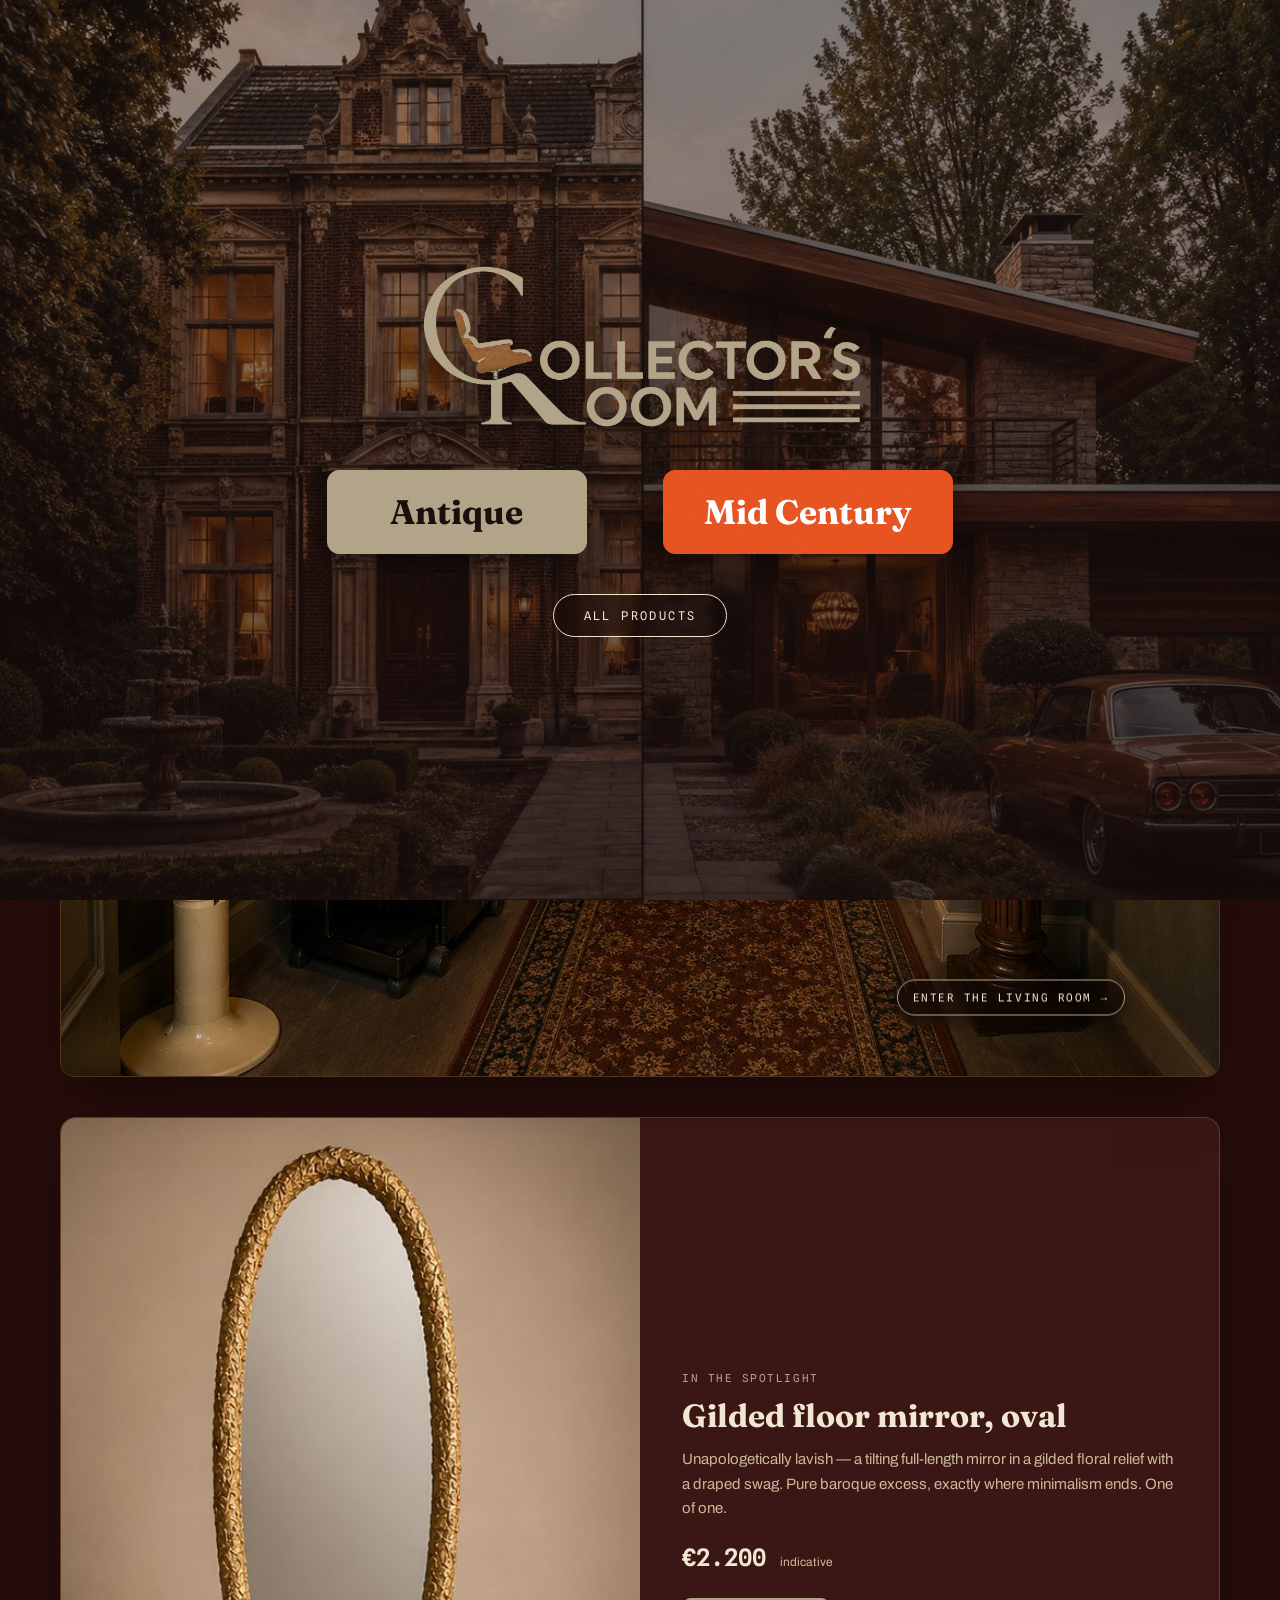
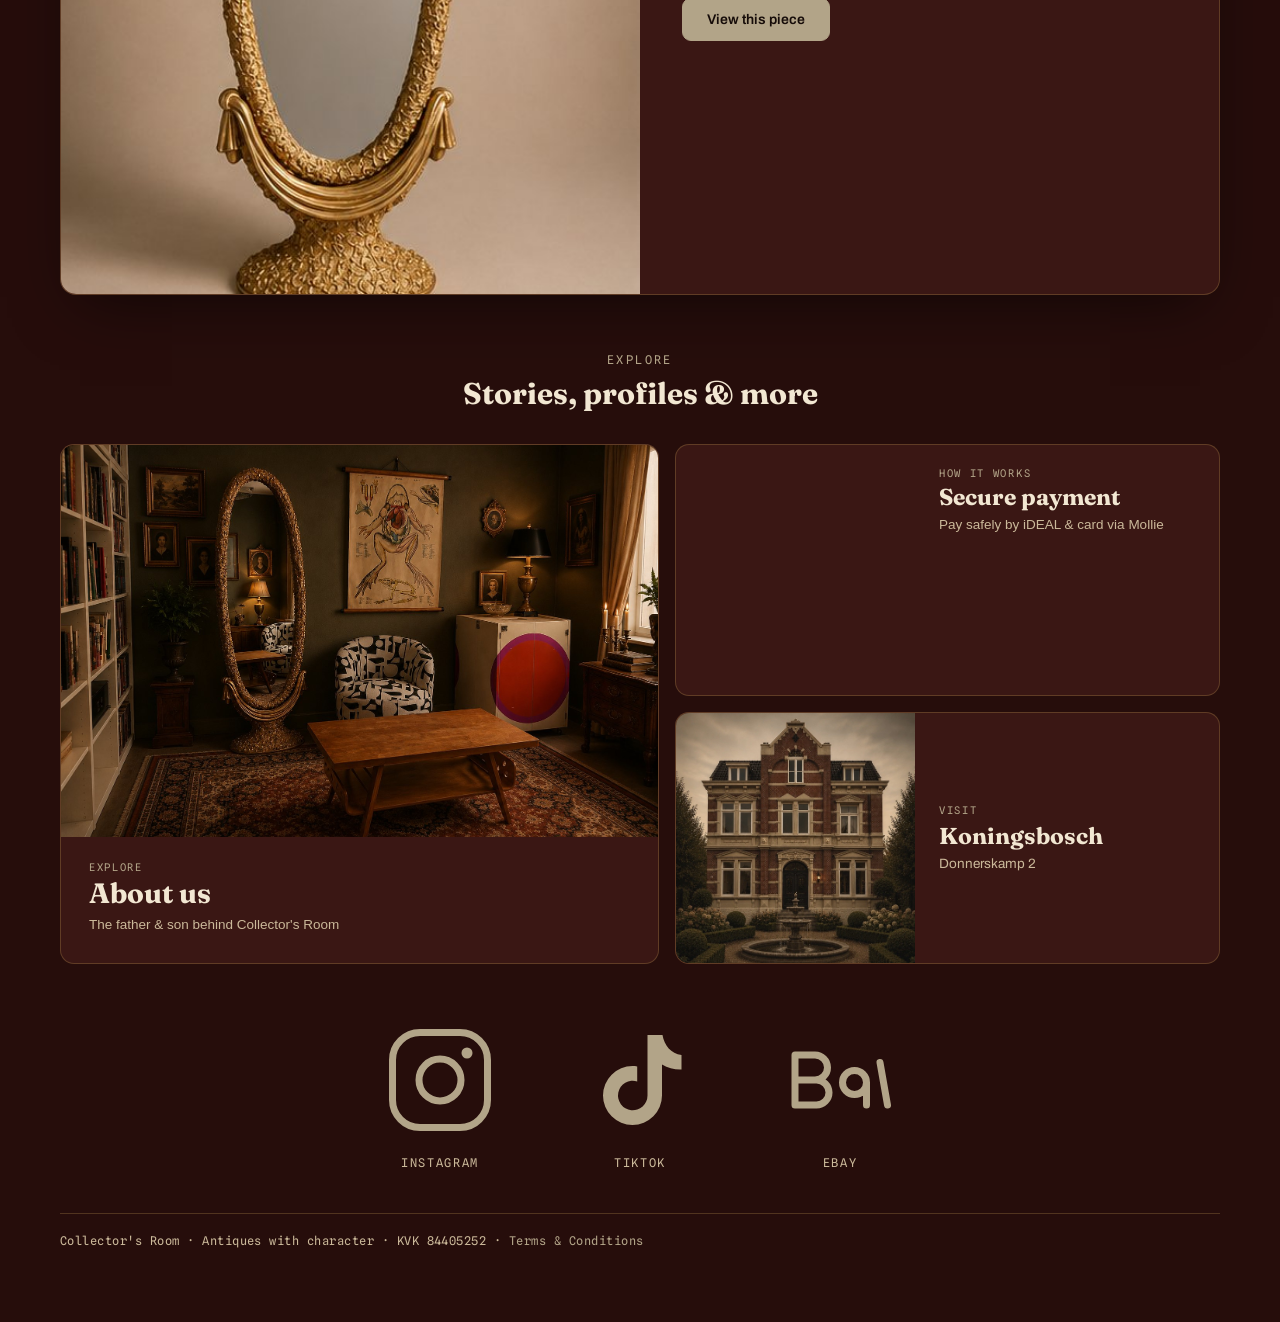
<file: Website 2/index.html>
<!DOCTYPE html>
<html lang="en">
<head>
<meta charset="utf-8">
<meta name="viewport" content="width=device-width, initial-scale=1">
<title>Collector's Room</title>
<meta name="description" content="Antiques with character. Rare, authentic mid-century and design pieces with a story. A father-and-son business.">
<link rel="preconnect" href="https://fonts.googleapis.com">
<link rel="preconnect" href="https://fonts.gstatic.com" crossorigin>
<link href="https://fonts.googleapis.com/css2?family=Archivo:wght@400;500;600;700;800&family=Fraunces:ital,opsz,wght@0,9..144,400..900;1,9..144,400..700&family=Spline+Sans+Mono:wght@400;500;600&display=swap" rel="stylesheet">
<link rel="stylesheet" href="css/style.css">
</head>
<body>
<div id="intro">
  <img class="welcome-logo" src="images/logo.png" alt="Collector's Room">
  <div class="choices">
    <button id="go-antique" class="choice-btn antique">Antique</button>
    <button id="go-midcentury" class="choice-btn midcentury">Mid&nbsp;Century</button>
  </div>
  <button id="go-allproducts" class="allprod-btn">All Products</button>
</div>
<div class="wrap">
  <nav class="topnav" aria-label="Menu">
    <div class="nav-left">
      <button class="tab" data-view="contact">Contact</button>
    </div>
    <div class="nav-right">
      <div class="dropdown">
        <button class="tab dd-toggle" aria-haspopup="true" aria-expanded="false">Showroom <span class="dd-caret">&#9662;</span></button>
        <div class="dd-menu">
          <a class="dd-item" href="index.html?enter=1" data-world="antique">Antique</a>
          <a class="dd-item" href="midcentury.html" data-world="midcentury">Mid Century</a>
        </div>
      </div>
      <button class="tab" data-view="producten">All Products</button>
      <button class="tab" data-view="about">About us</button>
    </div>
  </nav>

  <!-- ============ SHOWROOM ============ -->
  <section id="view-showroom">
    <img class="logo-banner" src="images/logo.png" alt="Collector's Room">

    <div class="stage-shell">
      <div class="stage" id="stage">
        <img class="stage-bg" id="stage-bg" src="images/hal.jpg" alt="The hallway">
      </div>
    </div>

    <!-- SPOTLIGHT -->
    <div class="spotlight">
      <div class="spot-media"><img src="images/spiegel.jpg" alt="Gilded floor mirror"></div>
      <div class="spot-text">
        <p class="eyebrow">In the spotlight</p>
        <h2 class="spot-title">Gilded floor mirror, oval</h2>
        <p class="spot-story">Unapologetically lavish &mdash; a tilting full-length mirror in a gilded floral relief with a draped swag. Pure baroque excess, exactly where minimalism ends. One of one.</p>
        <div class="spot-price">&euro;2.200 <small>indicative</small></div>
        <button class="primary spot-btn" data-open="spiegel">View this piece</button>
      </div>
    </div>

    <!-- EXPLORE -->
    <div class="explore">
      <p class="eyebrow-big center">Explore</p>
      <h2 class="explore-h">Stories, profiles &amp; more</h2>
      <div class="explore-grid">
        <button class="ex-card big" data-view="about">
          <span class="ex-img" style="background-image:url('images/woonkamer.jpg')"></span>
          <span class="ex-txt"><span class="ex-eye">Explore</span><span class="ex-title">About us</span><span class="ex-sub">The father &amp; son behind Collector's Room</span></span>
        </button>
        <button class="ex-card" data-view="terms">
          <span class="ex-img" style="background-image:url('images/trolley.jpg')"></span>
          <span class="ex-txt"><span class="ex-eye">How it works</span><span class="ex-title">Secure payment</span><span class="ex-sub">Pay safely by iDEAL &amp; card via Mollie</span></span>
        </button>
        <a class="ex-card" href="https://www.google.com/maps/search/?api=1&amp;query=Donnerskamp+2+Koningsbosch" target="_blank" rel="noopener">
          <span class="ex-img" style="background-image:url('images/villa.jpg')"></span>
          <span class="ex-txt"><span class="ex-eye">Visit</span><span class="ex-title">Koningsbosch</span><span class="ex-sub">Donnerskamp 2</span></span>
        </a>
      </div>
    </div>

    <div class="socials">
      <a class="social" href="#" aria-label="Instagram" title="Instagram (link follows)">
        <svg viewBox="0 0 24 24" fill="none" stroke="currentColor" stroke-width="1.4"><rect x="2.5" y="2.5" width="19" height="19" rx="5.5"/><circle cx="12" cy="12" r="4.2"/><circle cx="17.4" cy="6.6" r="1.1" fill="currentColor" stroke="none"/></svg>
        <span class="social-label">Instagram</span>
      </a>
      <a class="social" data-tiktok href="https://www.tiktok.com/@collectors.room" target="_blank" rel="noopener" aria-label="TikTok @collectors.room" title="TikTok @collectors.room">
        <svg viewBox="0 0 24 24" fill="currentColor"><path d="M16.5 3c.35 2.1 1.7 3.7 3.8 4v2.9c-1.4.05-2.7-.3-3.9-1v6.2a5.9 5.9 0 1 1-5.9-5.9c.32 0 .63.03.94.08v3a2.95 2.95 0 1 0 2.06 2.82V3h3Z"/></svg>
        <span class="social-label">TikTok</span>
      </a>
      <a class="social" href="#" aria-label="eBay" title="eBay (link follows)">
        <svg viewBox="0 0 24 24" fill="none" stroke="currentColor" stroke-width="1.4" stroke-linecap="round" stroke-linejoin="round"><path d="M3 7h4a2.5 2.5 0 0 1 0 5H3zM3 12h4.3a2.5 2.5 0 0 1 0 5H3zM12.5 12.5a2.4 2.4 0 1 0 4.8 0 2.4 2.4 0 0 0-4.8 0Zm4.8 0V17M20 8.5 21.5 17"/></svg>
        <span class="social-label">eBay</span>
      </a>
    </div>
  </section>

  <!-- ============ ALL PRODUCTS ============ -->
  <section id="view-producten" hidden>
    <p class="eyebrow-big">Catalogue</p>
    <h1 class="lead">All pieces.</h1>
    <p class="sub">Everything currently in stock &mdash; click for the story.</p>
    <div class="grid" id="grid"></div>
    <p class="insp-foot"><button class="link-btn" data-view="showroom">&larr; Back to the showroom</button></p>
  </section>

  <!-- ============ ABOUT ============ -->
  <section id="view-about" hidden>
    <p class="eyebrow-big">About</p>
    <h1 class="lead">A father &amp; son.</h1>
    <p class="sub wide">Collector's Room is a father and son with a shared obsession for antiques. What our fathers taught us the old way, we now do young &mdash; turning the hunt into a new kind of story. We comb markets and estates for the loud, the rare and the gloriously over-the-top, and bring it to a new generation.</p>

    <div class="collage">
      <img class="c1" src="images/woonkamer.jpg" alt="A styled room">
      <img class="c2" src="images/hal.jpg" alt="The hallway">
      <img class="c3" src="images/fauteuil.jpg" alt="A design chair">
      <img class="c4" src="images/rolkast.jpg" alt="An op-art cabinet">
      <img class="c5" src="images/buste.jpg" alt="A bronze bust">
    </div>
    <p class="collage-note">These are placeholder images. Replace them with your own photos (the two of you, the workshop, the markets) by dropping them into the <code>images/</code> folder and pointing the <code>src</code> here to them.</p>

    <div class="about-strip">
      <span class="strip-label">Names that have passed through our hands</span>
      <span class="strip-names">Joe Colombo &middot; Bieffeplast &middot; Pastoe &middot; Italian design houses</span>
    </div>

    <dl class="biz">
      <div><dt>Company</dt><dd data-merk>Collector's Room</dd></div>
      <div><dt>Chamber of Commerce (KVK)</dt><dd data-kvk>84405252</dd></div>
      <div><dt>Location</dt><dd>Donnerskamp 2, Koningsbosch</dd></div>
      <div><dt>Payment</dt><dd>iDEAL &amp; card via Mollie</dd></div>
      <div><dt>Email</dt><dd><a href="mailto:zakelijk.roelofs@gmail.com">zakelijk.roelofs@gmail.com</a></dd></div>
      <div><dt>Follow</dt><dd><a data-tiktok href="https://www.tiktok.com/@collectors.room" target="_blank" rel="noopener">TikTok @collectors.room</a></dd></div>
    </dl>
    <p class="insp-foot"><button class="link-btn" data-view="showroom">&larr; Back to the showroom</button></p>
  </section>

  <!-- ============ CONTACT ============ -->
  <section id="view-contact" hidden>
    <h1 class="lead center contact-title"><em>Let&rsquo;s talk.</em></h1>
    <p class="sub center wide-center">Interested in a piece, or have something special to offer? Send a message.</p>
    <div class="contact-icons">
      <a class="ci" href="tel:+31649635126">
        <svg viewBox="0 0 24 24" fill="none" stroke="currentColor" stroke-width="1.5" stroke-linecap="round" stroke-linejoin="round"><path d="M6.5 3h3l1.6 4-2 1.4a12 12 0 0 0 4.9 4.9l1.4-2 4 1.6v3a2 2 0 0 1-2.2 2A16 16 0 0 1 4.5 5.2 2 2 0 0 1 6.5 3Z"/></svg>
        <span class="ci-label">Call us</span>
        <span class="ci-value">+31 6 49 63 51 26</span>
      </a>
      <a class="ci ci-main" href="mailto:zakelijk.roelofs@gmail.com?subject=Message%20from%20the%20website">
        <svg viewBox="0 0 24 24" fill="none" stroke="currentColor" stroke-width="1.5" stroke-linecap="round" stroke-linejoin="round"><path d="M22 2 11 13M22 2l-7 20-4-9-9-4 20-7Z"/></svg>
        <span class="ci-label">Send message</span>
        <span class="ci-value">Start a message &rarr;</span>
      </a>
    </div>
    <p class="insp-foot center"><button class="link-btn" data-view="showroom">&larr; Back to the showroom</button></p>
  </section>

  <!-- ============ TERMS ============ -->
  <section id="view-terms" hidden>
    <p class="eyebrow-big">Legal</p>
    <h1 class="lead">Terms &amp; Conditions.</h1>
    <div class="legal">
      <p><strong>Collector's Room</strong> &middot; Chamber of Commerce (KVK) <span data-kvk>84405252</span> &middot; <a href="mailto:zakelijk.roelofs@gmail.com">zakelijk.roelofs@gmail.com</a></p>

      <h3>1. Scope</h3>
      <p>These terms apply to every offer, order and agreement between Collector's Room ("we", "us") and the buyer ("you") made through this website. By placing an order you accept these terms.</p>

      <h3>2. Our pieces</h3>
      <p>We sell second-hand, vintage and antique items. Each piece is unique and sold in the condition described. Age-related traces such as wear, patina, small marks or repairs are part of the character of these objects and are not defects. We describe every piece as fully and honestly as we can, including known flaws, and provide photographs. If anything is unclear, contact us before buying.</p>

      <h3>3. Prices</h3>
      <p>Prices are in euros. Where the VAT margin scheme for second-hand goods applies, VAT is not shown separately and cannot be reclaimed. Shipping costs are not included and are quoted separately per piece. Prices shown as "indicative" are illustrative and confirmed at the moment of sale.</p>

      <h3>4. Orders and agreement</h3>
      <p>An order or reservation is an offer to buy. The agreement is concluded once we confirm it in writing (by email). Because every item is one of a kind, an item may already be reserved or sold; in that case no agreement arises and any payment is refunded.</p>

      <h3>5. Payment</h3>
      <p>Payment is made through Mollie (iDEAL, card and other supported methods) or by bank transfer, as agreed. The piece remains our property until payment has been received in full.</p>

      <h3>6. Shipping and delivery</h3>
      <p>Given the size, weight and fragility of many pieces, shipping and delivery are arranged individually. We agree the method, cost and timing with you before dispatch, and pack with care. Collection in person is possible by appointment. Risk of loss or damage passes to you on delivery or collection.</p>

      <h3>7. Right of withdrawal (returns)</h3>
      <p>If you are a consumer in the EU, you have the right to withdraw from the purchase within 14 days of receiving the item, without giving a reason. To do so, notify us by email within that period and return the item in the same condition in which you received it. The cost of return shipping is yours. We refund the purchase price within 14 days of receiving the returned item. This right does not apply to items made or sourced to your specific instructions.</p>

      <h3>8. Conformity</h3>
      <p>We deliver the piece as described and depicted. Given the nature of vintage and antique goods, no warranty is given on age-related wear or on the ordinary lifespan of old materials. Your statutory rights as a consumer remain unaffected.</p>

      <h3>9. Liability</h3>
      <p>Our liability is limited to the purchase price of the piece concerned. We are not liable for indirect or consequential loss, except in the case of intent or gross negligence on our part.</p>

      <h3>10. Complaints</h3>
      <p>Not happy with something? Email us at <a href="mailto:zakelijk.roelofs@gmail.com">zakelijk.roelofs@gmail.com</a> and we will do our best to resolve it quickly. EU consumers can also use the European Commission's online dispute resolution platform.</p>

      <h3>11. Applicable law</h3>
      <p>Dutch law applies to these terms and to every agreement with us.</p>
    </div>
    <p class="insp-foot"><button class="link-btn" data-view="showroom">&larr; Back to the showroom</button></p>
  </section>

  <footer>
    <span data-merk>Collector's Room</span> &middot; Antiques with character &middot; KVK&nbsp;<span data-kvk></span>
    &middot; <button class="foot-link" data-view="terms">Terms &amp; Conditions</button>
  </footer>
</div>

<div class="scrim" id="scrim"></div>
<aside class="panel" id="panel" role="dialog" aria-modal="true" aria-labelledby="pname">
  <div class="panel-media"><button class="close" id="close" aria-label="Close">&#10005;</button><img id="pimg" alt=""></div>
  <div class="panel-body">
    <span class="badge" id="badge"></span>
    <p class="eyebrow" id="eyebrow"></p>
    <h2 class="pname" id="pname"></h2>
    <dl id="specs"></dl>
    <p class="story" id="story"></p>
    <div class="price" id="price"></div>
    <div class="cta" id="cta"></div>
    <p class="note">Prices are indicative &mdash; for illustration only.</p>
  </div>
</aside>

<script>window.CR_COLLECTION='antique';</script>
<script src="js/catalog.js"></script>
<script src="js/app.js"></script>
</body>
</html>
</file>
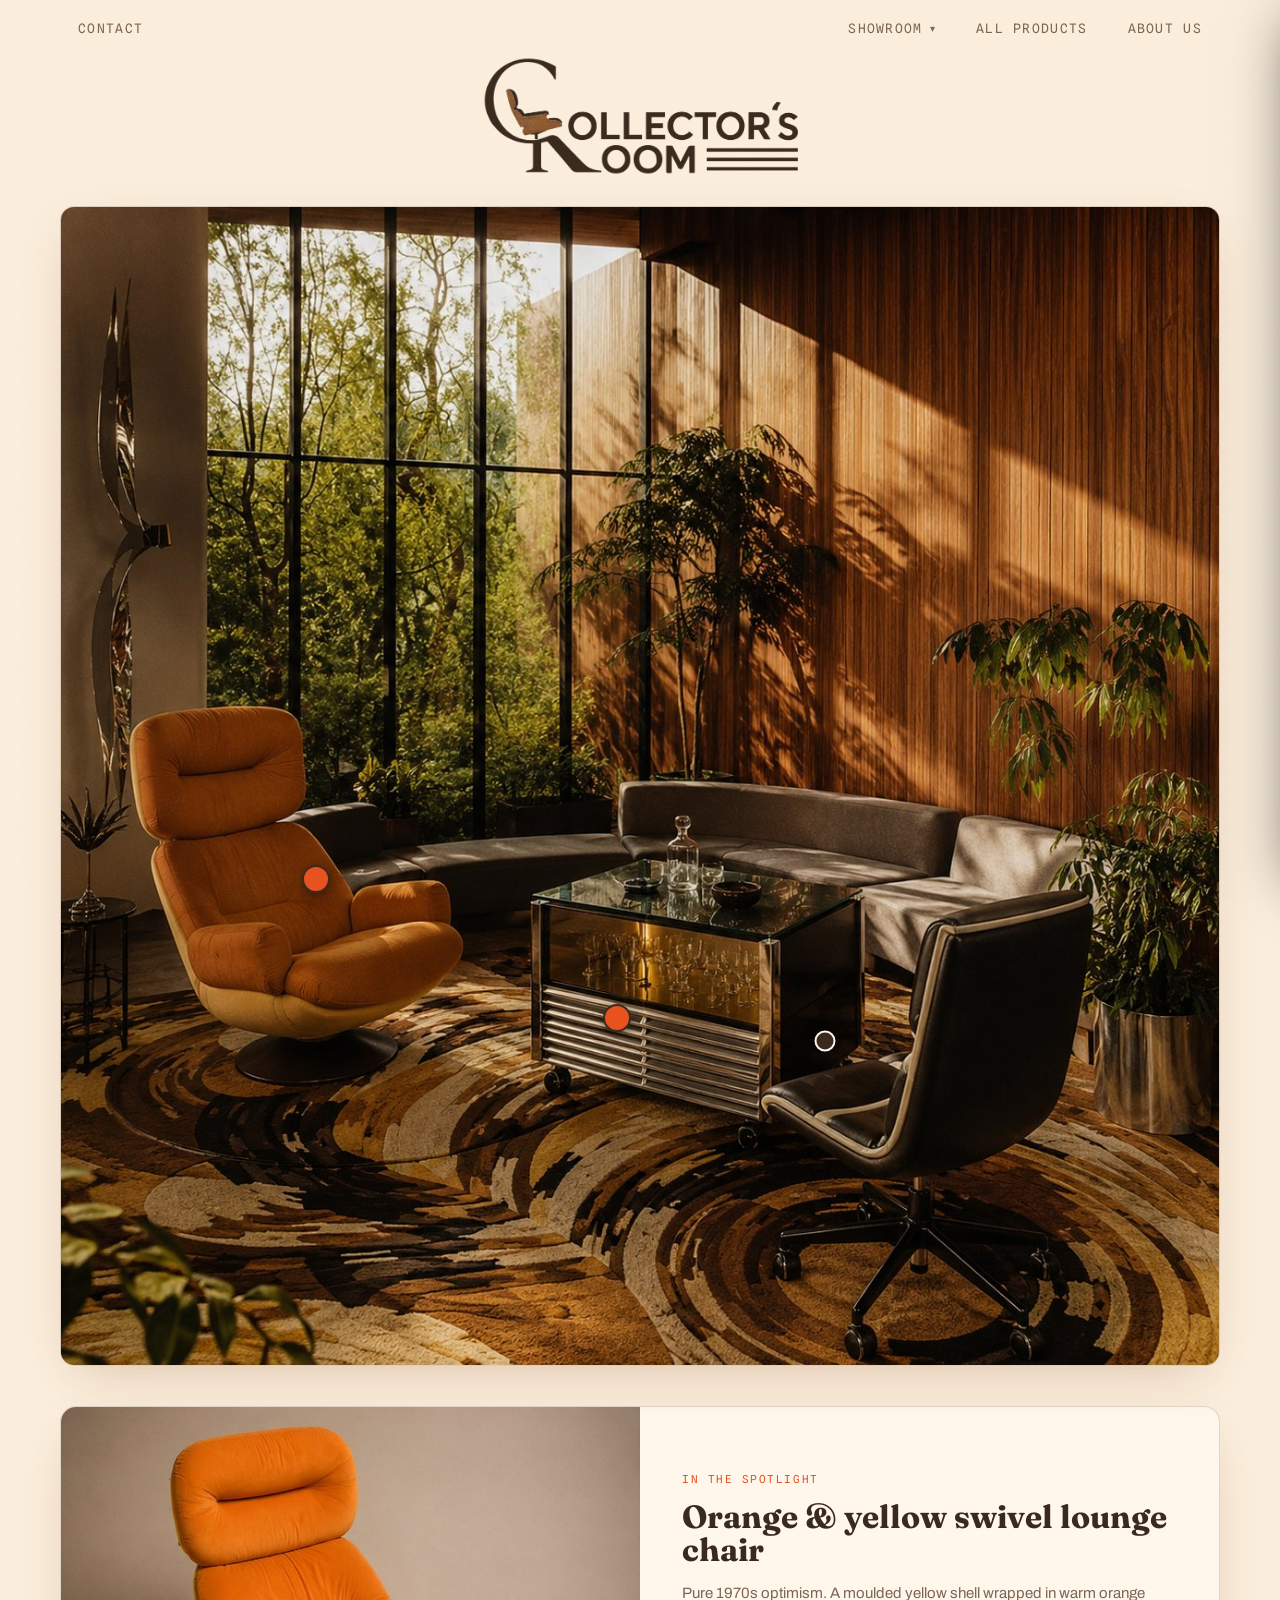
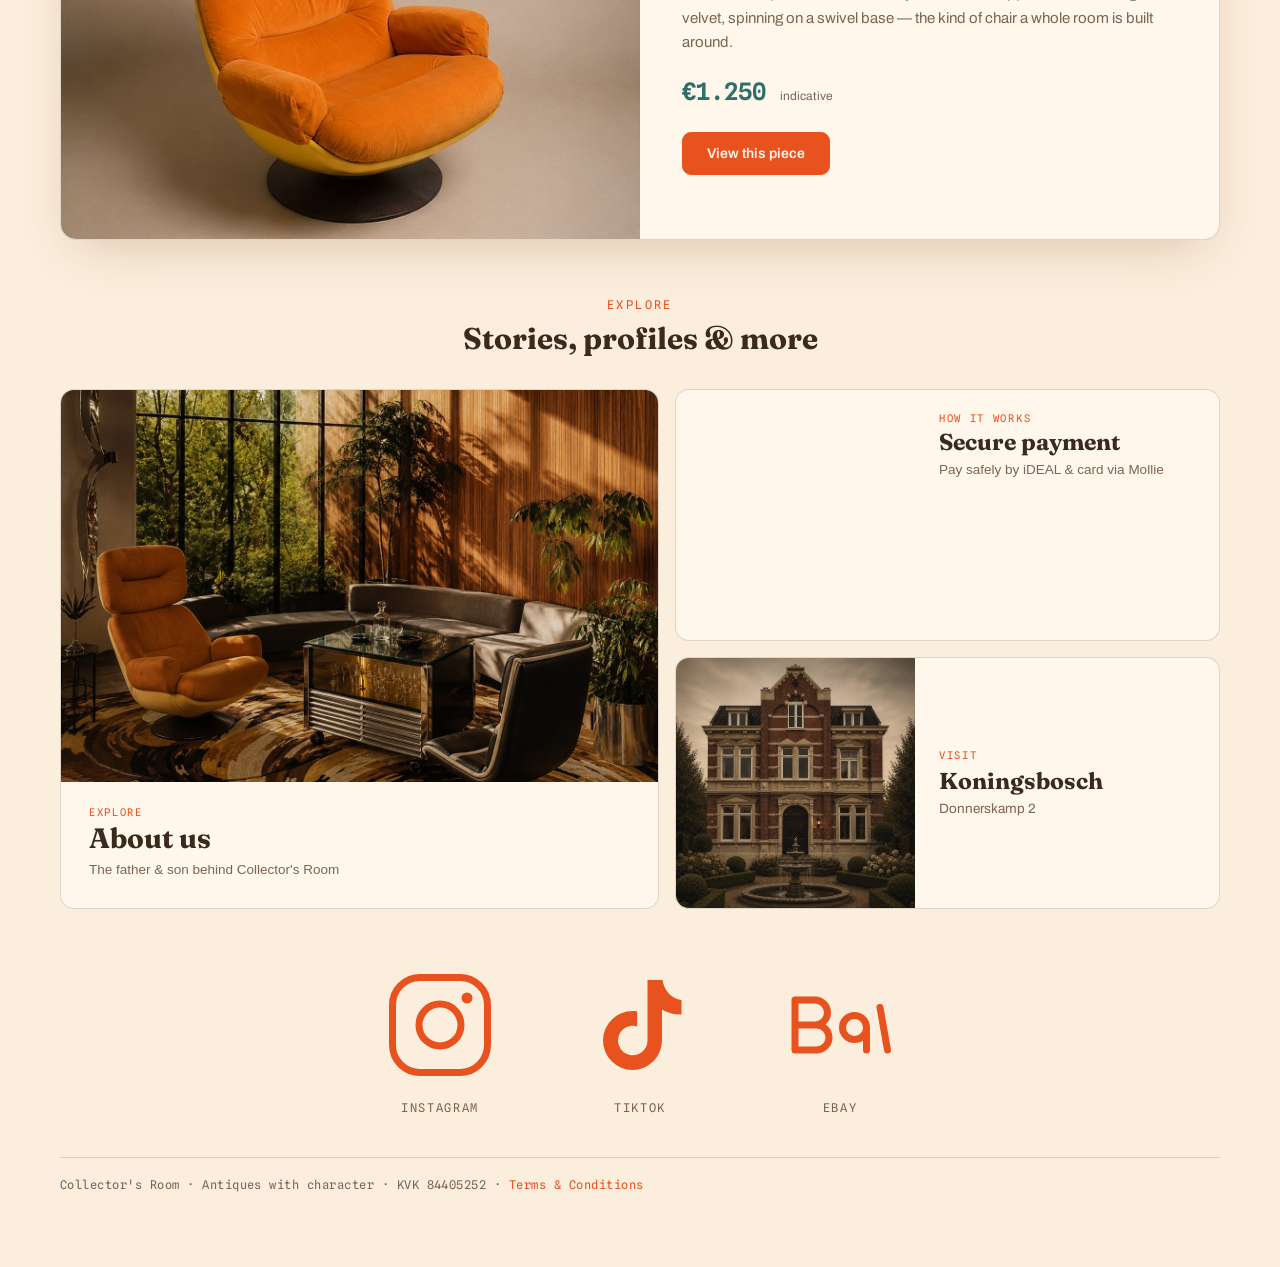
<file: Website 2/midcentury.html>
<!DOCTYPE html>
<html lang="en">
<head>
<meta charset="utf-8">
<meta name="viewport" content="width=device-width, initial-scale=1">
<title>Collector's Room — Mid Century</title>
<meta name="description" content="Antiques with character. Rare, authentic mid-century and design pieces with a story. A father-and-son business.">
<link rel="preconnect" href="https://fonts.googleapis.com">
<link rel="preconnect" href="https://fonts.gstatic.com" crossorigin>
<link href="https://fonts.googleapis.com/css2?family=Archivo:wght@400;500;600;700;800&family=Fraunces:ital,opsz,wght@0,9..144,400..900;1,9..144,400..700&family=Spline+Sans+Mono:wght@400;500;600&display=swap" rel="stylesheet">
<link rel="stylesheet" href="css/style.css">
<link rel="stylesheet" href="css/mc.css">
</head>
<body>
<div class="wrap">
  <nav class="topnav" aria-label="Menu">
    <div class="nav-left">
      <button class="tab" data-view="contact">Contact</button>
    </div>
    <div class="nav-right">
      <div class="dropdown">
        <button class="tab dd-toggle" aria-haspopup="true" aria-expanded="false">Showroom <span class="dd-caret">&#9662;</span></button>
        <div class="dd-menu">
          <a class="dd-item" href="index.html?enter=1" data-world="antique">Antique</a>
          <a class="dd-item" href="midcentury.html" data-world="midcentury">Mid Century</a>
        </div>
      </div>
      <button class="tab" data-view="producten">All Products</button>
      <button class="tab" data-view="about">About us</button>
    </div>
  </nav>

  <!-- ============ SHOWROOM ============ -->
  <section id="view-showroom">
    <img class="logo-banner" src="images/logo-mc.png" alt="Collector's Room">

    <div class="stage-shell">
      <div class="stage" id="stage">
        <img class="stage-bg" id="stage-bg" src="images/mc-room.jpg" alt="The mid-century room">
      </div>
    </div>

    <!-- SPOTLIGHT -->
    <div class="spotlight">
      <div class="spot-media"><img src="images/mc-oranje.jpg" alt="Orange lounge chair"></div>
      <div class="spot-text">
        <p class="eyebrow">In the spotlight</p>
        <h2 class="spot-title">Orange &amp; yellow swivel lounge chair</h2>
        <p class="spot-story">Pure 1970s optimism. A moulded yellow shell wrapped in warm orange velvet, spinning on a swivel base &mdash; the kind of chair a whole room is built around.</p>
        <div class="spot-price">&euro;1.250 <small>indicative</small></div>
        <button class="primary spot-btn" data-open="mc_lounge">View this piece</button>
      </div>
    </div>

    <!-- EXPLORE -->
    <div class="explore">
      <p class="eyebrow-big center">Explore</p>
      <h2 class="explore-h">Stories, profiles &amp; more</h2>
      <div class="explore-grid">
        <button class="ex-card big" data-view="about">
          <span class="ex-img" style="background-image:url('images/mc-room.jpg')"></span>
          <span class="ex-txt"><span class="ex-eye">Explore</span><span class="ex-title">About us</span><span class="ex-sub">The father &amp; son behind Collector's Room</span></span>
        </button>
        <button class="ex-card" data-view="terms">
          <span class="ex-img" style="background-image:url('images/mc-barkast.jpg')"></span>
          <span class="ex-txt"><span class="ex-eye">How it works</span><span class="ex-title">Secure payment</span><span class="ex-sub">Pay safely by iDEAL &amp; card via Mollie</span></span>
        </button>
        <a class="ex-card" href="https://www.google.com/maps/search/?api=1&amp;query=Donnerskamp+2+Koningsbosch" target="_blank" rel="noopener">
          <span class="ex-img" style="background-image:url('images/villa.jpg')"></span>
          <span class="ex-txt"><span class="ex-eye">Visit</span><span class="ex-title">Koningsbosch</span><span class="ex-sub">Donnerskamp 2</span></span>
        </a>
      </div>
    </div>

    <div class="socials">
      <a class="social" href="#" aria-label="Instagram" title="Instagram (link follows)">
        <svg viewBox="0 0 24 24" fill="none" stroke="currentColor" stroke-width="1.4"><rect x="2.5" y="2.5" width="19" height="19" rx="5.5"/><circle cx="12" cy="12" r="4.2"/><circle cx="17.4" cy="6.6" r="1.1" fill="currentColor" stroke="none"/></svg>
        <span class="social-label">Instagram</span>
      </a>
      <a class="social" data-tiktok href="https://www.tiktok.com/@collectors.room" target="_blank" rel="noopener" aria-label="TikTok @collectors.room" title="TikTok @collectors.room">
        <svg viewBox="0 0 24 24" fill="currentColor"><path d="M16.5 3c.35 2.1 1.7 3.7 3.8 4v2.9c-1.4.05-2.7-.3-3.9-1v6.2a5.9 5.9 0 1 1-5.9-5.9c.32 0 .63.03.94.08v3a2.95 2.95 0 1 0 2.06 2.82V3h3Z"/></svg>
        <span class="social-label">TikTok</span>
      </a>
      <a class="social" href="#" aria-label="eBay" title="eBay (link follows)">
        <svg viewBox="0 0 24 24" fill="none" stroke="currentColor" stroke-width="1.4" stroke-linecap="round" stroke-linejoin="round"><path d="M3 7h4a2.5 2.5 0 0 1 0 5H3zM3 12h4.3a2.5 2.5 0 0 1 0 5H3zM12.5 12.5a2.4 2.4 0 1 0 4.8 0 2.4 2.4 0 0 0-4.8 0Zm4.8 0V17M20 8.5 21.5 17"/></svg>
        <span class="social-label">eBay</span>
      </a>
    </div>
  </section>

  <!-- ============ ALL PRODUCTS ============ -->
  <section id="view-producten" hidden>
    <p class="eyebrow-big">Catalogue</p>
    <h1 class="lead">All pieces.</h1>
    <p class="sub">Everything currently in stock &mdash; click for the story.</p>
    <div class="grid" id="grid"></div>
    <p class="insp-foot"><button class="link-btn" data-view="showroom">&larr; Back to the showroom</button></p>
  </section>

  <!-- ============ ABOUT ============ -->
  <section id="view-about" hidden>
    <p class="eyebrow-big">About</p>
    <h1 class="lead">A father &amp; son.</h1>
    <p class="sub wide">Collector's Room is a father and son with a shared obsession for antiques. What our fathers taught us the old way, we now do young &mdash; turning the hunt into a new kind of story. We comb markets and estates for the loud, the rare and the gloriously over-the-top, and bring it to a new generation.</p>

    <div class="collage">
      <img class="c1" src="images/woonkamer.jpg" alt="A styled room">
      <img class="c2" src="images/hal.jpg" alt="The hallway">
      <img class="c3" src="images/fauteuil.jpg" alt="A design chair">
      <img class="c4" src="images/rolkast.jpg" alt="An op-art cabinet">
      <img class="c5" src="images/buste.jpg" alt="A bronze bust">
    </div>
    <p class="collage-note">These are placeholder images. Replace them with your own photos (the two of you, the workshop, the markets) by dropping them into the <code>images/</code> folder and pointing the <code>src</code> here to them.</p>

    <div class="about-strip">
      <span class="strip-label">Names that have passed through our hands</span>
      <span class="strip-names">Joe Colombo &middot; Bieffeplast &middot; Pastoe &middot; Italian design houses</span>
    </div>

    <dl class="biz">
      <div><dt>Company</dt><dd data-merk>Collector's Room</dd></div>
      <div><dt>Chamber of Commerce (KVK)</dt><dd data-kvk>84405252</dd></div>
      <div><dt>Location</dt><dd>Donnerskamp 2, Koningsbosch</dd></div>
      <div><dt>Payment</dt><dd>iDEAL &amp; card via Mollie</dd></div>
      <div><dt>Email</dt><dd><a href="mailto:zakelijk.roelofs@gmail.com">zakelijk.roelofs@gmail.com</a></dd></div>
      <div><dt>Follow</dt><dd><a data-tiktok href="https://www.tiktok.com/@collectors.room" target="_blank" rel="noopener">TikTok @collectors.room</a></dd></div>
    </dl>
    <p class="insp-foot"><button class="link-btn" data-view="showroom">&larr; Back to the showroom</button></p>
  </section>

  <!-- ============ CONTACT ============ -->
  <section id="view-contact" hidden>
    <h1 class="lead center contact-title"><em>Let&rsquo;s talk.</em></h1>
    <p class="sub center wide-center">Interested in a piece, or have something special to offer? Send a message.</p>
    <div class="contact-icons">
      <a class="ci" href="tel:+31649635126">
        <svg viewBox="0 0 24 24" fill="none" stroke="currentColor" stroke-width="1.5" stroke-linecap="round" stroke-linejoin="round"><path d="M6.5 3h3l1.6 4-2 1.4a12 12 0 0 0 4.9 4.9l1.4-2 4 1.6v3a2 2 0 0 1-2.2 2A16 16 0 0 1 4.5 5.2 2 2 0 0 1 6.5 3Z"/></svg>
        <span class="ci-label">Call us</span>
        <span class="ci-value">+31 6 49 63 51 26</span>
      </a>
      <a class="ci ci-main" href="mailto:zakelijk.roelofs@gmail.com?subject=Message%20from%20the%20website">
        <svg viewBox="0 0 24 24" fill="none" stroke="currentColor" stroke-width="1.5" stroke-linecap="round" stroke-linejoin="round"><path d="M22 2 11 13M22 2l-7 20-4-9-9-4 20-7Z"/></svg>
        <span class="ci-label">Send message</span>
        <span class="ci-value">Start a message &rarr;</span>
      </a>
    </div>
    <p class="insp-foot center"><button class="link-btn" data-view="showroom">&larr; Back to the showroom</button></p>
  </section>

  <!-- ============ TERMS ============ -->
  <section id="view-terms" hidden>
    <p class="eyebrow-big">Legal</p>
    <h1 class="lead">Terms &amp; Conditions.</h1>
    <div class="legal">
      <p><strong>Collector's Room</strong> &middot; Chamber of Commerce (KVK) <span data-kvk>84405252</span> &middot; <a href="mailto:zakelijk.roelofs@gmail.com">zakelijk.roelofs@gmail.com</a></p>

      <h3>1. Scope</h3>
      <p>These terms apply to every offer, order and agreement between Collector's Room ("we", "us") and the buyer ("you") made through this website. By placing an order you accept these terms.</p>

      <h3>2. Our pieces</h3>
      <p>We sell second-hand, vintage and antique items. Each piece is unique and sold in the condition described. Age-related traces such as wear, patina, small marks or repairs are part of the character of these objects and are not defects. We describe every piece as fully and honestly as we can, including known flaws, and provide photographs. If anything is unclear, contact us before buying.</p>

      <h3>3. Prices</h3>
      <p>Prices are in euros. Where the VAT margin scheme for second-hand goods applies, VAT is not shown separately and cannot be reclaimed. Shipping costs are not included and are quoted separately per piece. Prices shown as "indicative" are illustrative and confirmed at the moment of sale.</p>

      <h3>4. Orders and agreement</h3>
      <p>An order or reservation is an offer to buy. The agreement is concluded once we confirm it in writing (by email). Because every item is one of a kind, an item may already be reserved or sold; in that case no agreement arises and any payment is refunded.</p>

      <h3>5. Payment</h3>
      <p>Payment is made through Mollie (iDEAL, card and other supported methods) or by bank transfer, as agreed. The piece remains our property until payment has been received in full.</p>

      <h3>6. Shipping and delivery</h3>
      <p>Given the size, weight and fragility of many pieces, shipping and delivery are arranged individually. We agree the method, cost and timing with you before dispatch, and pack with care. Collection in person is possible by appointment. Risk of loss or damage passes to you on delivery or collection.</p>

      <h3>7. Right of withdrawal (returns)</h3>
      <p>If you are a consumer in the EU, you have the right to withdraw from the purchase within 14 days of receiving the item, without giving a reason. To do so, notify us by email within that period and return the item in the same condition in which you received it. The cost of return shipping is yours. We refund the purchase price within 14 days of receiving the returned item. This right does not apply to items made or sourced to your specific instructions.</p>

      <h3>8. Conformity</h3>
      <p>We deliver the piece as described and depicted. Given the nature of vintage and antique goods, no warranty is given on age-related wear or on the ordinary lifespan of old materials. Your statutory rights as a consumer remain unaffected.</p>

      <h3>9. Liability</h3>
      <p>Our liability is limited to the purchase price of the piece concerned. We are not liable for indirect or consequential loss, except in the case of intent or gross negligence on our part.</p>

      <h3>10. Complaints</h3>
      <p>Not happy with something? Email us at <a href="mailto:zakelijk.roelofs@gmail.com">zakelijk.roelofs@gmail.com</a> and we will do our best to resolve it quickly. EU consumers can also use the European Commission's online dispute resolution platform.</p>

      <h3>11. Applicable law</h3>
      <p>Dutch law applies to these terms and to every agreement with us.</p>
    </div>
    <p class="insp-foot"><button class="link-btn" data-view="showroom">&larr; Back to the showroom</button></p>
  </section>

  <footer>
    <span data-merk>Collector's Room</span> &middot; Antiques with character &middot; KVK&nbsp;<span data-kvk></span>
    &middot; <button class="foot-link" data-view="terms">Terms &amp; Conditions</button>
  </footer>
</div>

<div class="scrim" id="scrim"></div>
<aside class="panel" id="panel" role="dialog" aria-modal="true" aria-labelledby="pname">
  <div class="panel-media"><button class="close" id="close" aria-label="Close">&#10005;</button><img id="pimg" alt=""></div>
  <div class="panel-body">
    <span class="badge" id="badge"></span>
    <p class="eyebrow" id="eyebrow"></p>
    <h2 class="pname" id="pname"></h2>
    <dl id="specs"></dl>
    <p class="story" id="story"></p>
    <div class="price" id="price"></div>
    <div class="cta" id="cta"></div>
    <p class="note">Prices are indicative &mdash; for illustration only.</p>
  </div>
</aside>

<script>window.CR_COLLECTION='midcentury';</script>
<script src="js/catalog.js"></script>
<script src="js/app.js"></script>
</body>
</html>
</file>
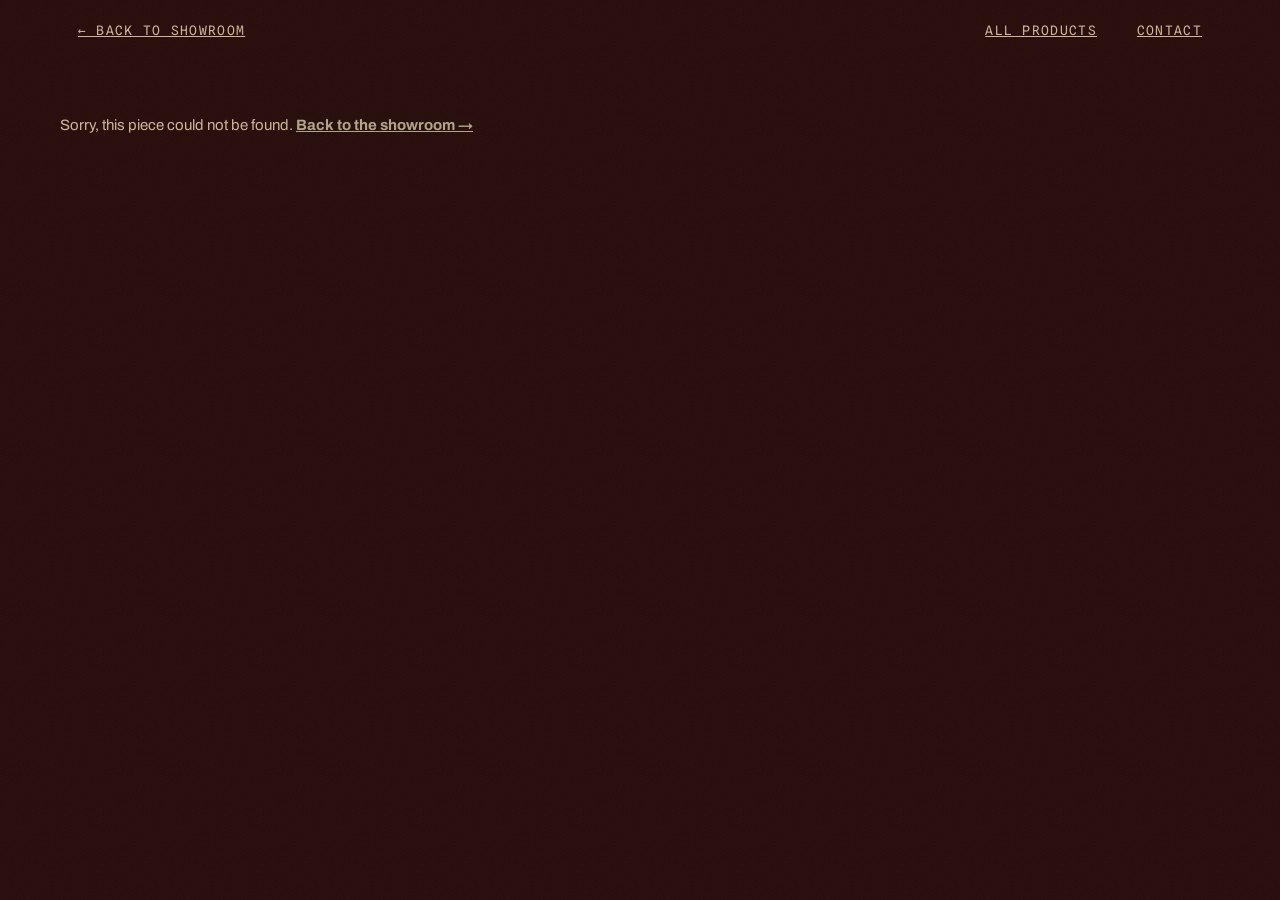
<file: Website 2/product.html>
<!DOCTYPE html>
<html lang="en">
<head>
<meta charset="utf-8">
<meta name="viewport" content="width=device-width, initial-scale=1">
<title>Collector's Room — Product</title>
<link rel="preconnect" href="https://fonts.googleapis.com">
<link rel="preconnect" href="https://fonts.gstatic.com" crossorigin>
<link href="https://fonts.googleapis.com/css2?family=Archivo:wght@400;500;600;700;800&family=Fraunces:ital,opsz,wght@0,9..144,400..900;1,9..144,400..700&family=Spline+Sans+Mono:wght@400;500;600&display=swap" rel="stylesheet">
<link rel="stylesheet" href="css/style.css">
</head>
<body>
<div class="wrap">
  <nav class="topnav" aria-label="Menu">
    <div class="nav-left">
      <a class="tab" id="back-link" href="index.html?enter=1">&larr; Back to showroom</a>
    </div>
    <div class="nav-right">
      <a class="tab" id="all-link" href="index.html?view=producten">All Products</a>
      <a class="tab" href="index.html?view=contact">Contact</a>
    </div>
  </nav>
  <div class="pdp" id="pdp"></div>
</div>
<script src="js/catalog.js"></script>
<script src="js/product-page.js"></script>
</body>
</html>
</file>
<file: Website 2/css/style.css>
:root{
  --ox:#3A1714;          /* oxblood surface */
  --ox-deep:#260D0B;     /* page ground (oude achtergrond) */
  --ox-lift:#4A211C;
  --taupe:#B2A488;       /* accent + knoppen */
  --taupe-d:#9A8C70;
  --brass:#C39B52;       /* subtiele haarlijn */
  --bone:#F2E7D2;        /* tekst */
  --bone-dim:#CBB99A;    /* gedempte tekst */
  --moss:#7B8438;
  --ink:#160C09;
  --studio:#BEAC92;      /* studio-achtergrond productfoto's */
  --line:rgba(195,155,82,.28);
  --shadow:0 22px 60px -20px rgba(0,0,0,.62);
}
*{box-sizing:border-box}
html,body{margin:0}
body{background:var(--ox-deep);color:var(--bone);
  font-family:'Archivo',system-ui,sans-serif;-webkit-font-smoothing:antialiased;line-height:1.55}
body::after{content:"";position:fixed;inset:0;pointer-events:none;z-index:9999;opacity:.045;
  background-image:url("data:image/svg+xml,%3Csvg xmlns='http://www.w3.org/2000/svg' width='160' height='160'%3E%3Cfilter id='n'%3E%3CfeTurbulence type='fractalNoise' baseFrequency='0.85' numOctaves='3' stitchTiles='stitch'/%3E%3C/filter%3E%3Crect width='100%25' height='100%25' filter='url(%23n)'/%3E%3C/svg%3E")}
.wrap{max-width:1200px;margin:0 auto;padding:8px 20px 72px}
a{color:inherit}

/* slanke bovenbalk met alleen de tabs */
.topnav{display:flex;justify-content:space-between;align-items:center;gap:8px;margin-bottom:2px}
.nav-left,.nav-right{display:flex;gap:4px}
.tab{font-family:'Spline Sans Mono',monospace;font-size:13px;letter-spacing:.1em;text-transform:uppercase;
  border:none;background:transparent;color:var(--bone-dim);padding:12px 18px;border-radius:999px;cursor:pointer;transition:.18s}
.tab:hover{color:var(--bone)}
.tab.active{background:var(--taupe);color:var(--ink)}

/* logo: compact en gecentreerd, strak boven de foto */
.logo-banner{display:block;height:clamp(75px,10.5vw,120px);width:auto;max-width:100%;margin:8px auto 30px}

.lead{font-family:'Fraunces',serif;font-weight:600;font-size:clamp(26px,4.4vw,44px);line-height:1.04;letter-spacing:-.01em;max-width:20ch;margin:8px 0 6px}
.lead em{font-style:italic;color:var(--taupe)}
.sub{font-size:15px;color:var(--bone-dim);max-width:54ch;margin-bottom:18px}
.sub.full{max-width:none}
.sub.wide{max-width:62ch}

.stage-shell{position:relative;border-radius:14px;overflow:hidden;box-shadow:var(--shadow);border:1px solid var(--line)}
.stage{position:relative;width:100%;display:block;line-height:0}
.stage-bg{position:relative;width:100%;height:auto;display:block}

.hs{position:absolute;transform:translate(-50%,-50%);border:none;background:none;cursor:pointer;padding:0;z-index:3}
.hs .pin{display:block;border-radius:50%;background:var(--bone);border:2px solid var(--ink);box-shadow:0 4px 14px rgba(0,0,0,.5);transition:transform .18s}
.hs[data-tier="A"] .pin{width:15px;height:15px}
.hs[data-tier="B"] .pin{width:21px;height:21px}
.hs[data-tier="C"] .pin{width:28px;height:28px;background:var(--taupe);border-color:var(--bone)}
.hs::after{content:"";position:absolute;left:50%;top:50%;width:100%;height:100%;border-radius:50%;border:1.5px solid var(--taupe);transform:translate(-50%,-50%);animation:ring 2.4s ease-out infinite;opacity:0}
@keyframes ring{0%{width:14px;height:14px;opacity:.85}100%{width:56px;height:56px;opacity:0}}
.hs:hover .pin,.hs:focus-visible .pin{transform:scale(1.25)}
.hs:focus-visible{outline:none}
.hs:focus-visible .pin{box-shadow:0 0 0 4px rgba(178,164,136,.6)}
.hs .tip{position:absolute;left:50%;bottom:calc(100% + 9px);transform:translateX(-50%);white-space:nowrap;
  font-family:'Spline Sans Mono',monospace;font-size:10px;letter-spacing:.1em;text-transform:uppercase;background:var(--ink);color:var(--bone);
  padding:5px 9px;border-radius:6px;opacity:0;pointer-events:none;transition:.16s;border:1px solid var(--line)}
.hs:hover .tip,.hs:focus-visible .tip{opacity:1}

/* doorgang naar volgende kamer */
.hs-room{position:absolute;transform:translate(-50%,-50%);border:none;background:none;cursor:pointer;padding:0;z-index:4}
.hs-room .door{font-family:'Spline Sans Mono',monospace;font-size:11px;letter-spacing:.14em;text-transform:uppercase;
  color:var(--bone);background:rgba(13,6,4,.6);border:1px solid var(--taupe);padding:10px 15px;border-radius:999px;
  backdrop-filter:blur(3px);box-shadow:0 6px 22px rgba(0,0,0,.55);transition:.18s;white-space:nowrap;line-height:1}
.hs-room:hover .door,.hs-room:focus-visible .door{background:var(--taupe);color:var(--ink);border-color:var(--taupe)}
.hs-room.soon .door{opacity:.85}
.hs-room:focus-visible{outline:none}
.hs-room:focus-visible .door{box-shadow:0 0 0 4px rgba(178,164,136,.55)}
.hs-room::after{content:"";position:absolute;left:50%;top:50%;width:100%;height:100%;border-radius:999px;border:1.5px solid var(--taupe);transform:translate(-50%,-50%);animation:doorpulse 2.6s ease-out infinite;opacity:0;pointer-events:none}
@keyframes doorpulse{0%{opacity:.5;transform:translate(-50%,-50%) scale(1)}100%{opacity:0;transform:translate(-50%,-50%) scale(1.35)}}
@media(prefers-reduced-motion:reduce){.hs::after,.hs-room::after{animation:none}}

/* catalogus */
.cat-head{margin:54px 0 18px;display:flex;align-items:baseline;justify-content:space-between;gap:16px;flex-wrap:wrap;border-top:1px solid var(--line);padding-top:26px}
.cat-head h2{font-family:'Fraunces',serif;font-weight:700;font-size:27px;letter-spacing:-.01em;margin:0}
.cat-head p{margin:0;font-size:13px;color:var(--bone-dim)}
.grid{display:grid;grid-template-columns:repeat(auto-fill,minmax(240px,1fr));gap:18px}
.card{background:var(--ox);border-radius:12px;overflow:hidden;border:1px solid var(--line);cursor:pointer;transition:transform .18s,box-shadow .18s;display:flex;flex-direction:column}
.card:hover{transform:translateY(-4px);box-shadow:var(--shadow)}
.card-img{aspect-ratio:4/3;overflow:hidden;background:var(--studio)}
.card-img img{width:100%;height:100%;object-fit:cover;object-position:center top;display:block;transition:transform .4s}
.card:hover .card-img img{transform:scale(1.05)}
.card-b{padding:14px 15px 16px;display:flex;flex-direction:column;gap:6px;flex:1}
.card-cat{font-family:'Spline Sans Mono',monospace;font-size:10px;letter-spacing:.1em;text-transform:uppercase;color:var(--taupe)}
.card-name{font-family:'Fraunces',serif;font-weight:600;font-size:17px;line-height:1.15}
.card-foot{margin-top:auto;display:flex;align-items:center;justify-content:space-between;gap:8px;padding-top:8px}
.card-price{font-family:'Spline Sans Mono',monospace;font-weight:600;font-size:14px;color:var(--bone)}
.tag{font-family:'Spline Sans Mono',monospace;font-size:9px;letter-spacing:.12em;text-transform:uppercase;padding:3px 7px;border-radius:999px;border:1px solid var(--line);color:var(--bone)}
.tag.A{background:var(--moss);color:var(--ink);border-color:var(--moss)}
.tag.B{background:transparent;color:var(--taupe);border-color:var(--taupe)}
.tag.C{background:var(--taupe);color:var(--ink);border-color:var(--taupe)}

/* paneel */
.scrim{position:fixed;inset:0;background:rgba(13,6,4,.62);backdrop-filter:blur(2px);opacity:0;pointer-events:none;transition:.25s;z-index:40}
.scrim.open{opacity:1;pointer-events:auto}
.panel{position:fixed;top:0;right:0;height:100%;width:min(430px,92vw);background:var(--ox);border-left:1px solid var(--line);
  box-shadow:-24px 0 60px -20px rgba(0,0,0,.7);transform:translateX(105%);transition:transform .32s cubic-bezier(.4,0,.1,1);z-index:50;display:flex;flex-direction:column}
.panel.open{transform:translateX(0)}
@media(prefers-reduced-motion:reduce){.panel{transition:none}.card,.card-img img{transition:none}}
.panel-media{position:relative;aspect-ratio:4/3;background:var(--studio);overflow:hidden;flex:none}
.panel-media img{width:100%;height:100%;object-fit:cover;object-position:center top;display:block}
.panel .close{position:absolute;top:14px;right:14px;width:38px;height:38px;border-radius:50%;border:1px solid var(--line);background:rgba(13,6,4,.7);color:var(--bone);font-size:18px;cursor:pointer;z-index:2}
.panel-body{padding:24px 26px 26px;overflow:auto}
.badge{font-family:'Spline Sans Mono',monospace;font-size:10px;letter-spacing:.16em;text-transform:uppercase;display:inline-block;padding:5px 10px;border-radius:999px;border:1px solid var(--line);margin-bottom:14px;color:var(--bone)}
.badge.A{background:var(--moss);color:var(--ink);border-color:var(--moss)}
.badge.B{background:transparent;color:var(--taupe);border-color:var(--taupe)}
.badge.C{background:var(--taupe);color:var(--ink);border-color:var(--taupe)}
.eyebrow{font-family:'Spline Sans Mono',monospace;font-size:11px;letter-spacing:.14em;text-transform:uppercase;color:var(--taupe);margin:0 0 4px}
.pname{font-family:'Fraunces',serif;font-weight:700;font-size:28px;line-height:1.06;margin:0 0 16px}
.spec{border-top:1px solid var(--line);padding:9px 0;display:flex;justify-content:space-between;gap:14px;font-size:13.5px}
.spec dt{font-family:'Spline Sans Mono',monospace;font-size:10.5px;letter-spacing:.08em;text-transform:uppercase;color:var(--bone-dim)}
.spec dd{margin:0;text-align:right;font-weight:500;color:var(--bone)}
.story{font-size:14px;line-height:1.65;margin:16px 0 18px;color:var(--bone-dim)}
.price{font-family:'Spline Sans Mono',monospace;font-weight:600;font-size:25px;margin:2px 0;color:var(--bone)}
.price small{font-family:'Archivo',sans-serif;font-weight:400;font-size:12px;color:var(--bone-dim);letter-spacing:0}
.cta{display:flex;gap:10px;margin-top:16px;flex-wrap:wrap}
.cta a,.cta button{flex:1;min-width:130px;text-align:center;text-decoration:none;font-family:'Archivo',sans-serif;font-weight:600;font-size:14px;padding:13px 16px;border-radius:9px;cursor:pointer;border:1px solid var(--taupe);transition:.16s}
.cta .primary{background:var(--taupe);color:var(--ink)}
.cta .primary:hover{background:var(--taupe-d);border-color:var(--taupe-d)}
.cta .ghost{background:transparent;color:var(--bone);border-color:var(--line)}
.cta .ghost:hover{border-color:var(--taupe);color:var(--taupe)}
.note{font-size:11px;color:var(--bone-dim);margin-top:14px;font-family:'Spline Sans Mono',monospace;letter-spacing:.02em}

footer{margin-top:40px;border-top:1px solid var(--line);padding-top:18px;font-size:12px;color:var(--bone-dim);font-family:'Spline Sans Mono',monospace;letter-spacing:.04em}

/* bedrijfsinfo */
.info-wrap{margin-top:46px;border-top:1px solid var(--line);padding-top:34px}
.info-wrap > h2{font-family:'Fraunces',serif;font-weight:700;font-size:28px;margin:0 0 4px}
.info-wrap > .sub{margin-bottom:22px}
.eyebrow-big{font-family:'Spline Sans Mono',monospace;font-size:12px;letter-spacing:.2em;text-transform:uppercase;color:var(--taupe);margin:6px 0 2px}
.insp-grid{display:grid;grid-template-columns:repeat(auto-fit,minmax(240px,1fr));gap:18px;margin:26px 0 8px}
.insp{background:var(--ox);border:1px solid var(--line);border-radius:12px;padding:24px 22px 26px;position:relative}
.insp-no{font-family:'Spline Sans Mono',monospace;font-size:12px;letter-spacing:.1em;color:var(--taupe)}
.insp h3{font-family:'Fraunces',serif;font-weight:700;font-size:21px;margin:10px 0 8px;line-height:1.08}
.insp p{font-size:14px;line-height:1.65;color:var(--bone-dim);margin:0}
.insp-foot{margin-top:26px;font-size:15px;color:var(--bone-dim)}
.link-btn{font:inherit;color:var(--taupe);background:none;border:none;cursor:pointer;padding:0;font-weight:700}
.link-btn:hover{color:var(--bone);text-decoration:underline}

/* contact */
.contact-list{display:flex;flex-direction:column;gap:2px;margin:6px 0 8px;max-width:520px}
.contact-row{display:flex;align-items:center;justify-content:space-between;gap:16px;text-decoration:none;
  border-top:1px solid var(--line);padding:16px 2px;transition:.15s}
.contact-row:last-child{border-bottom:1px solid var(--line)}
.contact-row span{font-family:'Spline Sans Mono',monospace;font-size:11px;letter-spacing:.12em;text-transform:uppercase;color:var(--bone-dim)}
.contact-row b{font-family:'Fraunces',serif;font-weight:600;font-size:19px;color:var(--bone)}
.contact-row:hover b{color:var(--taupe)}

/* ---- about: fotocollage ---- */
.collage{display:grid;grid-template-columns:repeat(4,1fr);grid-auto-rows:150px;gap:10px;margin:24px 0 10px}
.collage img{width:100%;height:100%;object-fit:cover;border-radius:10px;display:block;border:1px solid var(--line)}
.collage .c1{grid-column:span 2;grid-row:span 2}
.collage .c2{grid-column:span 2}
.collage .c3{grid-column:span 1}
.collage .c4{grid-column:span 1}
.collage .c5{grid-column:span 4}
@media(max-width:640px){.collage{grid-template-columns:repeat(2,1fr);grid-auto-rows:120px}.collage .c1{grid-column:span 2}.collage .c5{grid-column:span 2}}
.collage-note{font-size:12px;color:var(--bone-dim);opacity:.75;margin:6px 0 22px}
.collage-note code{font-family:'Spline Sans Mono',monospace;background:var(--ox);padding:1px 5px;border-radius:4px}

/* ---- about: designer-namen strip ---- */
.about-strip{border-top:1px solid var(--line);border-bottom:1px solid var(--line);padding:18px 0;margin:8px 0 22px;
  display:flex;flex-direction:column;gap:6px}
.strip-label{font-family:'Spline Sans Mono',monospace;font-size:11px;letter-spacing:.16em;text-transform:uppercase;color:var(--bone-dim)}
.strip-names{font-family:'Fraunces',serif;font-size:22px;color:var(--taupe)}

/* ---- about: bedrijfsgegevens ---- */
.biz{display:grid;grid-template-columns:repeat(auto-fit,minmax(220px,1fr));gap:2px 24px;margin:0 0 8px}
.biz > div{border-top:1px solid var(--line);padding:12px 0;display:flex;justify-content:space-between;gap:14px}
.biz dt{font-family:'Spline Sans Mono',monospace;font-size:10.5px;letter-spacing:.08em;text-transform:uppercase;color:var(--bone-dim);margin:0}
.biz dd{margin:0;text-align:right;font-weight:500;color:var(--bone)}
.biz a{color:var(--taupe)}

/* ---- footer social ---- */
.foot-social{color:var(--taupe);text-decoration:none}
.foot-social:hover{color:var(--bone);text-decoration:underline}

/* ---- legal / terms ---- */
.legal{max-width:70ch}
.legal p{font-size:14px;line-height:1.7;color:var(--bone-dim);margin:0 0 12px}
.legal strong{color:var(--bone)}
.legal a{color:var(--taupe)}
.legal h3{font-family:'Fraunces',serif;font-weight:700;font-size:18px;color:var(--bone);margin:22px 0 6px}
.foot-link{font:inherit;font-family:'Spline Sans Mono',monospace;font-size:12px;letter-spacing:.04em;color:var(--taupe);background:none;border:none;padding:0;cursor:pointer}
.foot-link:hover{color:var(--bone);text-decoration:underline}

/* ---- welcome / chooser ---- */
#intro{position:fixed;inset:0;z-index:200;display:flex;flex-direction:column;align-items:center;justify-content:center;gap:clamp(24px,4vw,40px);padding:24px;
  background:linear-gradient(rgba(20,7,6,.42),rgba(20,7,6,.72)), url("../images/welcome.jpg") center/cover no-repeat;
  transition:opacity .6s ease, visibility .6s}
#intro.gone{opacity:0;visibility:hidden;pointer-events:none}
.welcome-logo{width:min(440px,66vw);height:auto;display:block;filter:drop-shadow(0 6px 24px rgba(0,0,0,.55))}
.choices{display:flex;gap:clamp(18px,6vw,80px);flex-wrap:wrap;justify-content:center}
.choice-btn{position:relative;font-family:'Fraunces',serif;font-weight:700;font-size:clamp(22px,3.4vw,34px);
  min-width:clamp(180px,22vw,260px);text-align:center;
  padding:20px 40px;border-radius:12px;cursor:pointer;border:1px solid;transition:.18s;box-shadow:0 10px 34px rgba(0,0,0,.45)}
.choice-btn.antique{background:var(--taupe);color:var(--ink);border-color:var(--taupe)}
.choice-btn.antique:hover{background:var(--bone);border-color:var(--bone);transform:translateY(-3px)}
.choice-btn.midcentury{background:#E8521E;color:#fff;border-color:#E8521E}
.choice-btn.midcentury:hover{background:#F2772E;border-color:#F2772E;transform:translateY(-3px)}
.soon-tag{position:absolute;top:-9px;right:-9px;font-family:'Spline Sans Mono',monospace;font-size:9px;letter-spacing:.12em;
  text-transform:uppercase;background:var(--ink);color:var(--bone);padding:3px 8px;border-radius:999px}
.allprod-btn{font-family:'Spline Sans Mono',monospace;font-size:12px;letter-spacing:.2em;text-transform:uppercase;
  color:var(--bone);background:rgba(13,6,4,.4);border:1px solid var(--bone);padding:13px 30px;border-radius:999px;cursor:pointer;
  backdrop-filter:blur(3px);transition:.18s}
.allprod-btn:hover{background:var(--bone);color:var(--ink)}
.mc-soon{font-family:'Spline Sans Mono',monospace;font-size:12px;letter-spacing:.1em;text-transform:uppercase;
  color:#fff;background:rgba(232,82,30,.9);padding:10px 18px;border-radius:999px;margin:0}

/* ---- contact: centered + icon row ---- */
.center{text-align:center}
.contact-title{margin:24px auto 8px}
.wide-center{max-width:52ch;margin-left:auto;margin-right:auto}
.contact-icons{display:grid;grid-template-columns:repeat(2,1fr);gap:16px;margin:34px 0 10px;max-width:640px;margin-left:auto;margin-right:auto}
.ci{display:flex;flex-direction:column;align-items:center;text-align:center;gap:10px;text-decoration:none;
  background:var(--ox);border:1px solid var(--line);border-radius:14px;padding:30px 18px;transition:.18s;color:var(--bone)}
.ci:hover{transform:translateY(-4px);box-shadow:var(--shadow);border-color:var(--taupe)}
.ci svg{width:34px;height:34px;color:var(--taupe)}
.ci-label{font-family:'Fraunces',serif;font-weight:700;font-size:18px}
.ci-value{font-family:'Spline Sans Mono',monospace;font-size:12px;color:var(--bone-dim);word-break:break-word}
.ci-main{background:var(--taupe);border-color:var(--taupe);color:var(--ink)}
.ci-main svg{color:var(--ink)}
.ci-main .ci-value{color:rgba(22,12,9,.7)}
.ci-main:hover{background:var(--taupe-d);border-color:var(--taupe-d)}
@media(max-width:620px){.contact-icons{grid-template-columns:1fr}}

/* ---- footer tiktok icon ---- */
.foot-icon{display:inline-flex;vertical-align:middle;color:var(--taupe);transition:.16s}
.foot-icon svg{width:17px;height:17px}
.foot-icon:hover{color:var(--bone)}

/* ---- spotlight ---- */
.spotlight{display:grid;grid-template-columns:1fr 1fr;gap:0;margin:40px 0 10px;
  background:var(--ox);border:1px solid var(--line);border-radius:16px;overflow:hidden;box-shadow:var(--shadow)}
.spot-media{background:var(--studio);min-height:340px}
.spot-media img{width:100%;height:100%;object-fit:cover;display:block}
.spot-text{padding:40px 42px;display:flex;flex-direction:column;justify-content:center;gap:6px}
.spot-title{font-family:'Fraunces',serif;font-weight:700;font-size:32px;line-height:1.05;margin:2px 0 8px}
.spot-story{font-size:15px;line-height:1.65;color:var(--bone-dim);margin:0 0 12px}
.spot-price{font-family:'Spline Sans Mono',monospace;font-weight:600;font-size:24px;color:var(--brass-lite);margin-bottom:16px}
.spot-price small{font-family:'Archivo',sans-serif;font-weight:400;font-size:12px;color:var(--bone-dim)}
.spot-btn{align-self:flex-start;font-family:'Archivo',sans-serif;font-weight:600;font-size:14px;padding:13px 24px;border-radius:9px;
  cursor:pointer;border:1px solid var(--taupe);background:var(--taupe);color:var(--ink);transition:.16s}
.spot-btn:hover{background:var(--taupe-d);border-color:var(--taupe-d)}
@media(max-width:760px){.spotlight{grid-template-columns:1fr}.spot-media{min-height:280px}.spot-text{padding:30px 26px}}

/* ---- explore grid ---- */
.explore{margin:56px 0 10px}
.explore-h{font-family:'Fraunces',serif;font-weight:700;font-size:30px;text-align:center;margin:2px 0 26px}
.explore-grid{display:grid;grid-template-columns:1.1fr 1fr;grid-template-rows:1fr 1fr;gap:16px;min-height:520px}
.ex-card{display:flex;text-decoration:none;background:var(--ox);border:1px solid var(--line);border-radius:14px;overflow:hidden;
  cursor:pointer;transition:transform .18s,box-shadow .18s,border-color .18s;text-align:left;padding:0;color:var(--bone)}
.ex-card:hover{transform:translateY(-4px);box-shadow:var(--shadow);border-color:var(--taupe)}
.ex-img{background-size:cover;background-position:center;display:block}
.ex-txt{display:flex;flex-direction:column;justify-content:center;gap:6px;padding:22px 24px}
.ex-eye{font-family:'Spline Sans Mono',monospace;font-size:10.5px;letter-spacing:.16em;text-transform:uppercase;color:var(--taupe)}
.ex-title{font-family:'Fraunces',serif;font-weight:700;font-size:23px;line-height:1.05}
.ex-sub{font-size:13.5px;color:var(--bone-dim);line-height:1.5}
/* big card: image top, text below */
.ex-card.big{grid-row:1 / 3;flex-direction:column}
.ex-card.big .ex-img{flex:1;width:100%;min-height:240px}
.ex-card.big .ex-txt{padding:24px 28px 28px;align-items:flex-start}
.ex-card.big .ex-title{font-size:28px}
/* small cards: image left, text right */
.ex-card:not(.big){flex-direction:row}
.ex-card:not(.big) .ex-img{width:44%;min-width:44%}
@media(max-width:720px){.explore-grid{grid-template-columns:1fr;grid-template-rows:none;min-height:0}.ex-card.big{grid-row:auto}.ex-card:not(.big){flex-direction:column}.ex-card:not(.big) .ex-img{width:100%;min-height:180px}}

/* ---- grote social-iconen ---- */
.socials{display:flex;justify-content:center;gap:clamp(28px,7vw,80px);margin:56px 0 20px;flex-wrap:wrap}
.social{display:flex;flex-direction:column;align-items:center;gap:14px;text-decoration:none;color:var(--taupe);transition:.18s}
.social svg{width:clamp(78px,13vw,120px);height:clamp(78px,13vw,120px)}
.social-label{font-family:'Spline Sans Mono',monospace;font-size:12px;letter-spacing:.14em;text-transform:uppercase;color:var(--bone-dim)}
.social:hover{color:var(--bone);transform:translateY(-4px)}
.social:hover .social-label{color:var(--bone)}

/* betaal-bevestiging */
.paid-note{background:var(--taupe);color:var(--ink);text-align:center;padding:12px 16px;border-radius:10px;
  font-family:'Archivo',sans-serif;font-weight:600;margin:0 0 14px}

/* ---- showroom dropdown (Antique / Mid Century) ---- */
.dropdown{position:relative;display:inline-block}
.dd-toggle{display:inline-flex;align-items:center;gap:7px}
.dd-caret{font-size:10px;transition:transform .18s}
.dropdown.open .dd-caret{transform:rotate(180deg)}
.dd-menu{position:absolute;top:calc(100% + 6px);left:0;min-width:180px;background:var(--ox);border:1px solid var(--line);
  border-radius:12px;padding:6px;box-shadow:var(--shadow);opacity:0;visibility:hidden;transform:translateY(-6px);
  transition:.16s;z-index:60;display:flex;flex-direction:column}
.dropdown.open .dd-menu{opacity:1;visibility:visible;transform:translateY(0)}
.dd-item{font-family:'Spline Sans Mono',monospace;font-size:12px;letter-spacing:.08em;text-transform:uppercase;
  color:var(--bone);text-decoration:none;padding:12px 14px;border-radius:8px;transition:.14s}
.dd-item:hover{background:var(--taupe);color:var(--ink)}

/* ---- product page (PDP) ---- */
.pdp{display:grid;grid-template-columns:1fr 1fr;gap:36px;margin:22px 0 48px;align-items:start}
.pdp-media{background:var(--studio);border-radius:16px;overflow:hidden;border:1px solid var(--line)}
.pdp-media img{width:100%;height:auto;display:block;aspect-ratio:4/3;object-fit:cover}
.pdp-info{padding-top:4px}
.pdp-info .pname{font-family:'Fraunces',serif;font-weight:700;font-size:clamp(28px,4vw,40px);line-height:1.05;margin:6px 0 16px}
.pdp-info .price{font-size:28px;margin:10px 0 4px}
.ship-calc{border:1px solid var(--line);border-radius:14px;padding:20px 22px;margin:22px 0}
.ship-label{display:block;font-family:'Spline Sans Mono',monospace;font-size:11px;letter-spacing:.14em;text-transform:uppercase;color:var(--bone-dim);margin-bottom:10px}
.ship-select{width:100%;font-family:'Archivo',sans-serif;font-size:15px;padding:12px 14px;border-radius:9px;border:1px solid var(--line);background:var(--ox-deep);color:var(--bone);cursor:pointer}
.ship-lines{margin-top:16px;display:flex;flex-direction:column;gap:9px;font-size:14px;color:var(--bone-dim)}
.ship-lines > div{display:flex;justify-content:space-between;gap:16px}
.ship-total{border-top:1px solid var(--line);padding-top:11px;margin-top:2px;font-family:'Fraunces',serif;font-weight:700;font-size:20px;color:var(--bone)}
.pdp .cta{margin-top:6px}
.pdp .cta .primary,.pdp .cta .ghost{flex:1;min-width:150px;text-align:center;text-decoration:none;font-family:'Archivo',sans-serif;font-weight:600;font-size:15px;padding:15px 18px;border-radius:9px;border:1px solid var(--taupe);transition:.16s}
.pdp .cta .primary{background:var(--taupe);color:var(--ink)}
.pdp .cta .primary:hover{background:var(--taupe-d);border-color:var(--taupe-d)}
.pdp .cta .ghost{background:transparent;color:var(--bone);border-color:var(--line)}
.pdp .cta .ghost:hover{border-color:var(--taupe);color:var(--taupe)}
@media(max-width:760px){.pdp{grid-template-columns:1fr;gap:22px}}
</file>
<file: Website 2/css/mc.css>
/* Mid Century — licht oranje thema (overschrijft style.css) */
:root{
  --ox-deep:#FBEEDC;     /* pagina-achtergrond: licht oranje/crème */
  --ox:#FFF7EC;          /* kaarten / paneel */
  --ox-lift:#F1DFC6;
  --taupe:#E8521E;       /* PRIMAIR: mid-century oranje */
  --taupe-d:#C6410F;
  --brass:#2F6F6A;       /* SECUNDAIR: teal */
  --brass-lite:#2F6F6A;
  --bone:#3A2A1E;        /* tekst: donkerbruin */
  --bone-dim:#7C6552;
  --moss:#2F6F6A;
  --ink:#FFF7EC;         /* tekst op oranje/teal knoppen: crème */
  --studio:#D9C6AD;
  --line:rgba(58,42,30,.16);
  --shadow:0 18px 50px -18px rgba(120,60,20,.28);
}
body::after{opacity:.02}                                   /* minder korrel op licht */
.tip{background:#2A1D12;color:#FFF7EC;border-color:transparent}
.panel .close{background:rgba(255,247,236,.92);color:#3A2A1E}
.hs-room .door{background:rgba(255,247,236,.9);color:#3A2A1E}
.scrim{background:rgba(58,32,14,.4)}
/* logo op licht: donkere variant */
.logo-banner{content:none}
</file>
